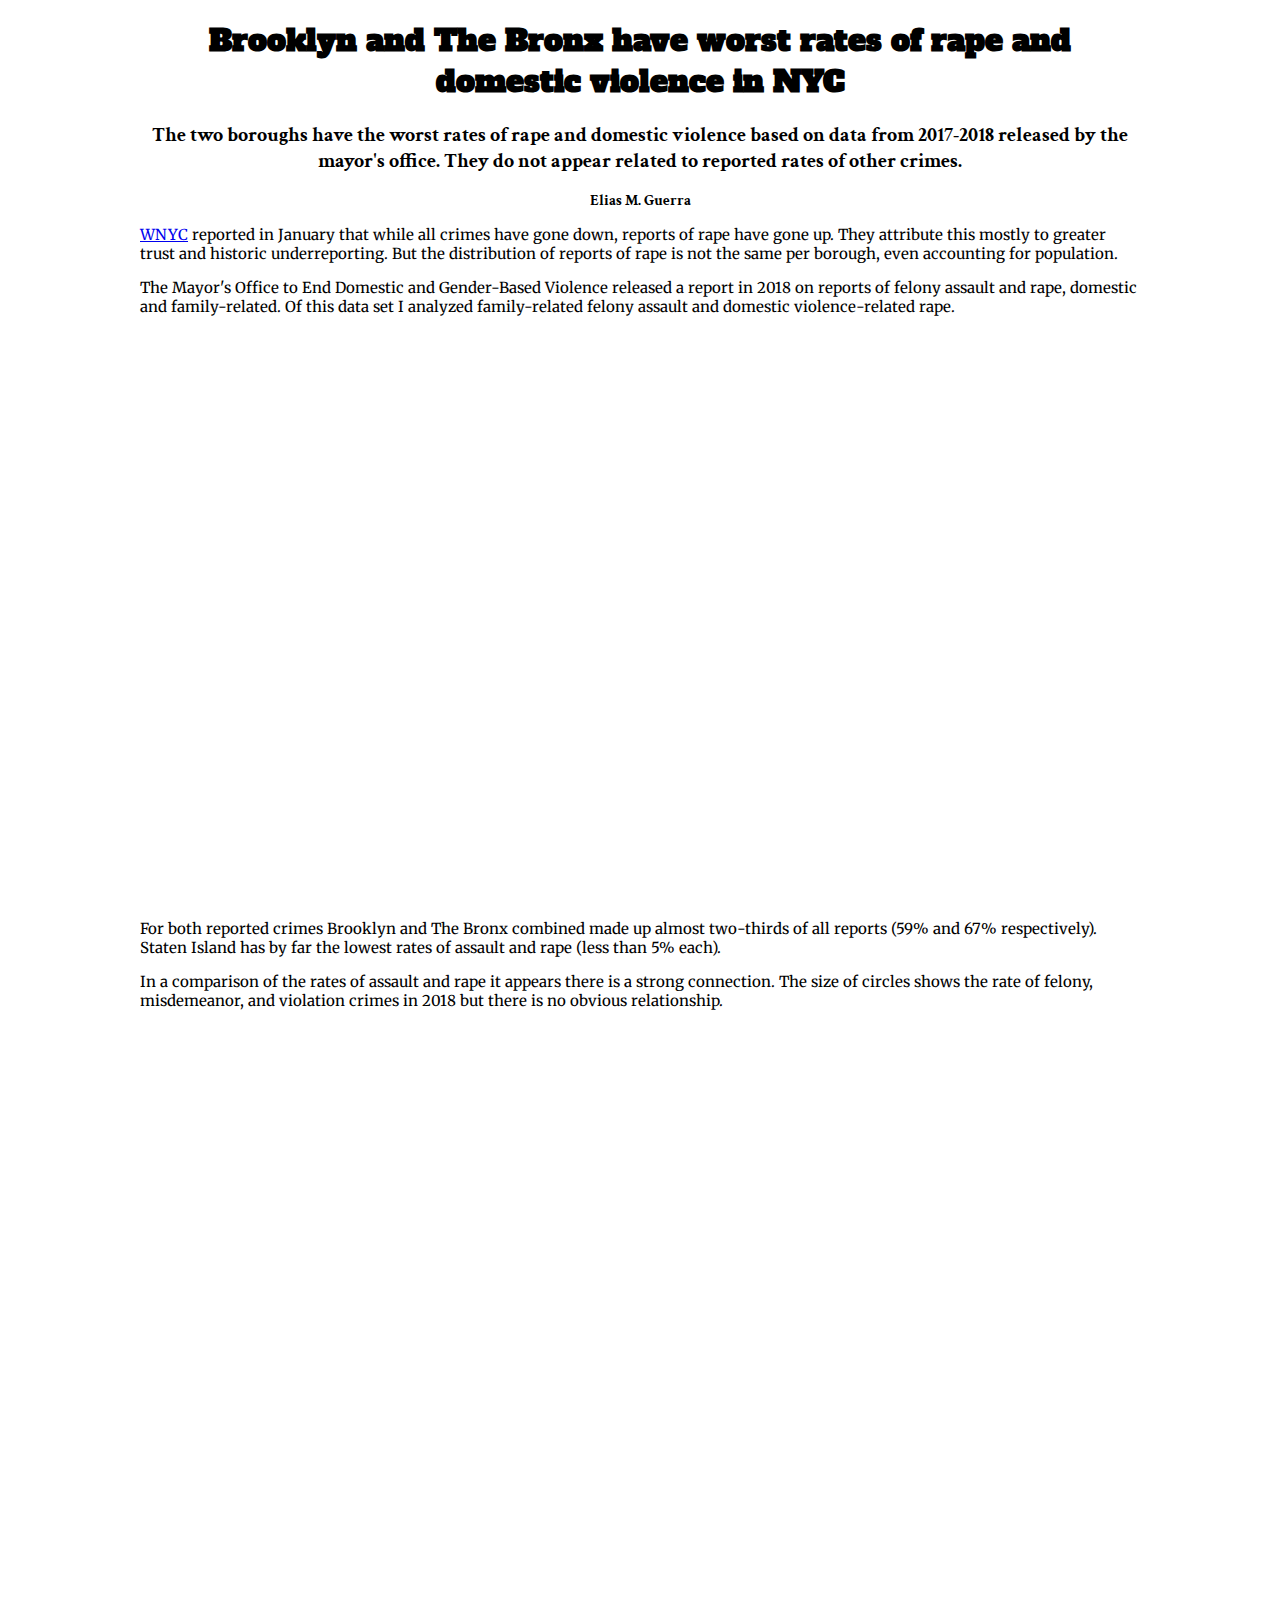
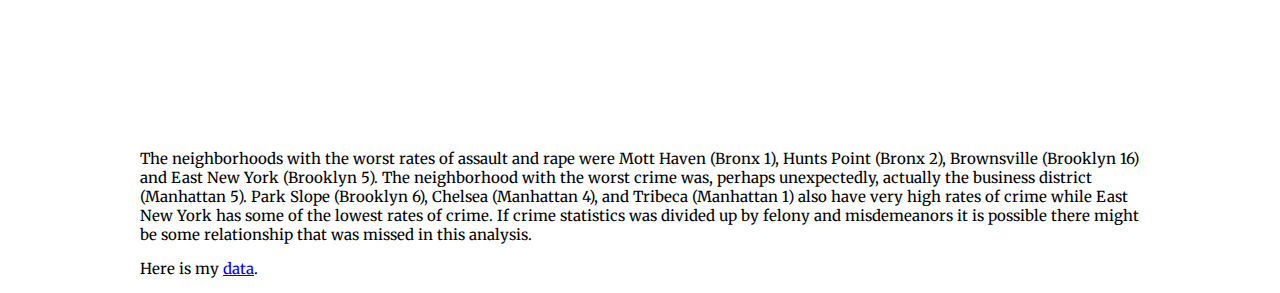
<file: domestic-violence/index.html>
<!doctype html>
<html>
	<head>
		<title>Brooklyn and The Bronx have the worst rates of rape and domestic violence</title>
		<meta name="viewport" content="width=device-width, initial-scale=1, shrink-to-fit=no">
		<link rel="stylesheet" type="text/css" href="css/main.css">
		<link href="https://fonts.googleapis.com/css?family=Alfa+Slab+One&display=swap" rel="stylesheet">
		<link href="https://fonts.googleapis.com/css?family=Crimson+Text&display=swap" rel="stylesheet">
		<link href="https://fonts.googleapis.com/css?family=Merriweather&display=swap" rel="stylesheet">

	</head>

	<body>


		<!-- START CONTENT HERE -->

		<!-- put h1 and h2 in a div to make closer together -->
		<h1>Brooklyn and The Bronx have worst rates of rape and domestic violence in NYC</h1>
		<h2>The two boroughs have the worst rates of rape and domestic violence based on data from 2017-2018 released by the mayor's office. They do not appear related to reported rates of other crimes.</h2>
		<h3>Elias M. Guerra</h3>

		<p> <a href="https://www.wnyc.org/story/crime-down-nyc-rape-glaring-exception/">WNYC</a> reported in January that while all crimes have gone down, reports of rape have gone up. They attribute this mostly to greater trust and historic underreporting. But the distribution of reports of rape is not the same per borough, even accounting for population.</p>

		<p>The Mayor's Office to End Domestic and Gender-Based Violence released a report in 2018 on reports of felony assault and rape, domestic and family-related. Of this data set I analyzed family-related felony assault and domestic violence-related rape. </p>

		<div class="mychart">
			<iframe title="Felony assault and rape by borough in New York City in 2017-2018" aria-label="Stacked Column Chart" id="datawrapper-chart-XPe6c" src="https://datawrapper.dwcdn.net/XPe6c/3/" scrolling="no" frameborder="0" style="width: 0; min-width: 100% !important; border: none;" height="469"></iframe><script type="text/javascript">!function(){"use strict";window.addEventListener("message",function(a){if(void 0!==a.data["datawrapper-height"])for(var e in a.data["datawrapper-height"]){var t=document.getElementById("datawrapper-chart-"+e)||document.querySelector("iframe[src*='"+e+"']");t&&(t.style.height=a.data["datawrapper-height"][e]+"px")}})}();</script>
		</div>

		<p>For both reported crimes Brooklyn and The Bronx combined made up almost two-thirds of all reports (59% and 67% respectively). Staten Island has by far the lowest rates of assault and rape (less than 5% each). </p>

		<p>In a comparison of the rates of assault and rape it appears there is a strong connection. The size of circles shows the rate of felony, misdemeanor, and violation crimes in 2018 but there is no obvious relationship. </p>

		<div class="mychart">
			<iframe title="Felony assault compared to rape in New York City 2017-2018" aria-label="Scatter Plot" id="datawrapper-chart-cDgyi" src="https://datawrapper.dwcdn.net/cDgyi/2/" scrolling="no" frameborder="0" style="width: 0; min-width: 100% !important; border: none;" height="605"></iframe><script type="text/javascript">!function(){"use strict";window.addEventListener("message",function(a){if(void 0!==a.data["datawrapper-height"])for(var e in a.data["datawrapper-height"]){var t=document.getElementById("datawrapper-chart-"+e)||document.querySelector("iframe[src*='"+e+"']");t&&(t.style.height=a.data["datawrapper-height"][e]+"px")}})}();</script>
		</div>

		<p> The neighborhoods with the worst rates of assault and rape were Mott Haven (Bronx 1), Hunts Point (Bronx 2), Brownsville (Brooklyn 16) and East New York (Brooklyn 5). The neighborhood with the worst crime was, perhaps unexpectedly, actually the business district (Manhattan 5). Park Slope (Brooklyn 6), Chelsea (Manhattan 4), and Tribeca (Manhattan 1) also have very high rates of crime while East New York has some of the lowest rates of crime. If crime statistics was divided up by felony and misdemeanors it is possible there might be some relationship that was missed in this analysis. </p>

		<p>Here is my <a href="https://docs.google.com/spreadsheets/d/19XTdx1jlh4-fCn5w0sOjyAh0T5GwQcxgFMGGQ0E6yXs/edit?usp=sharing">data</a>.</p>

	</body>


</html>
</file>
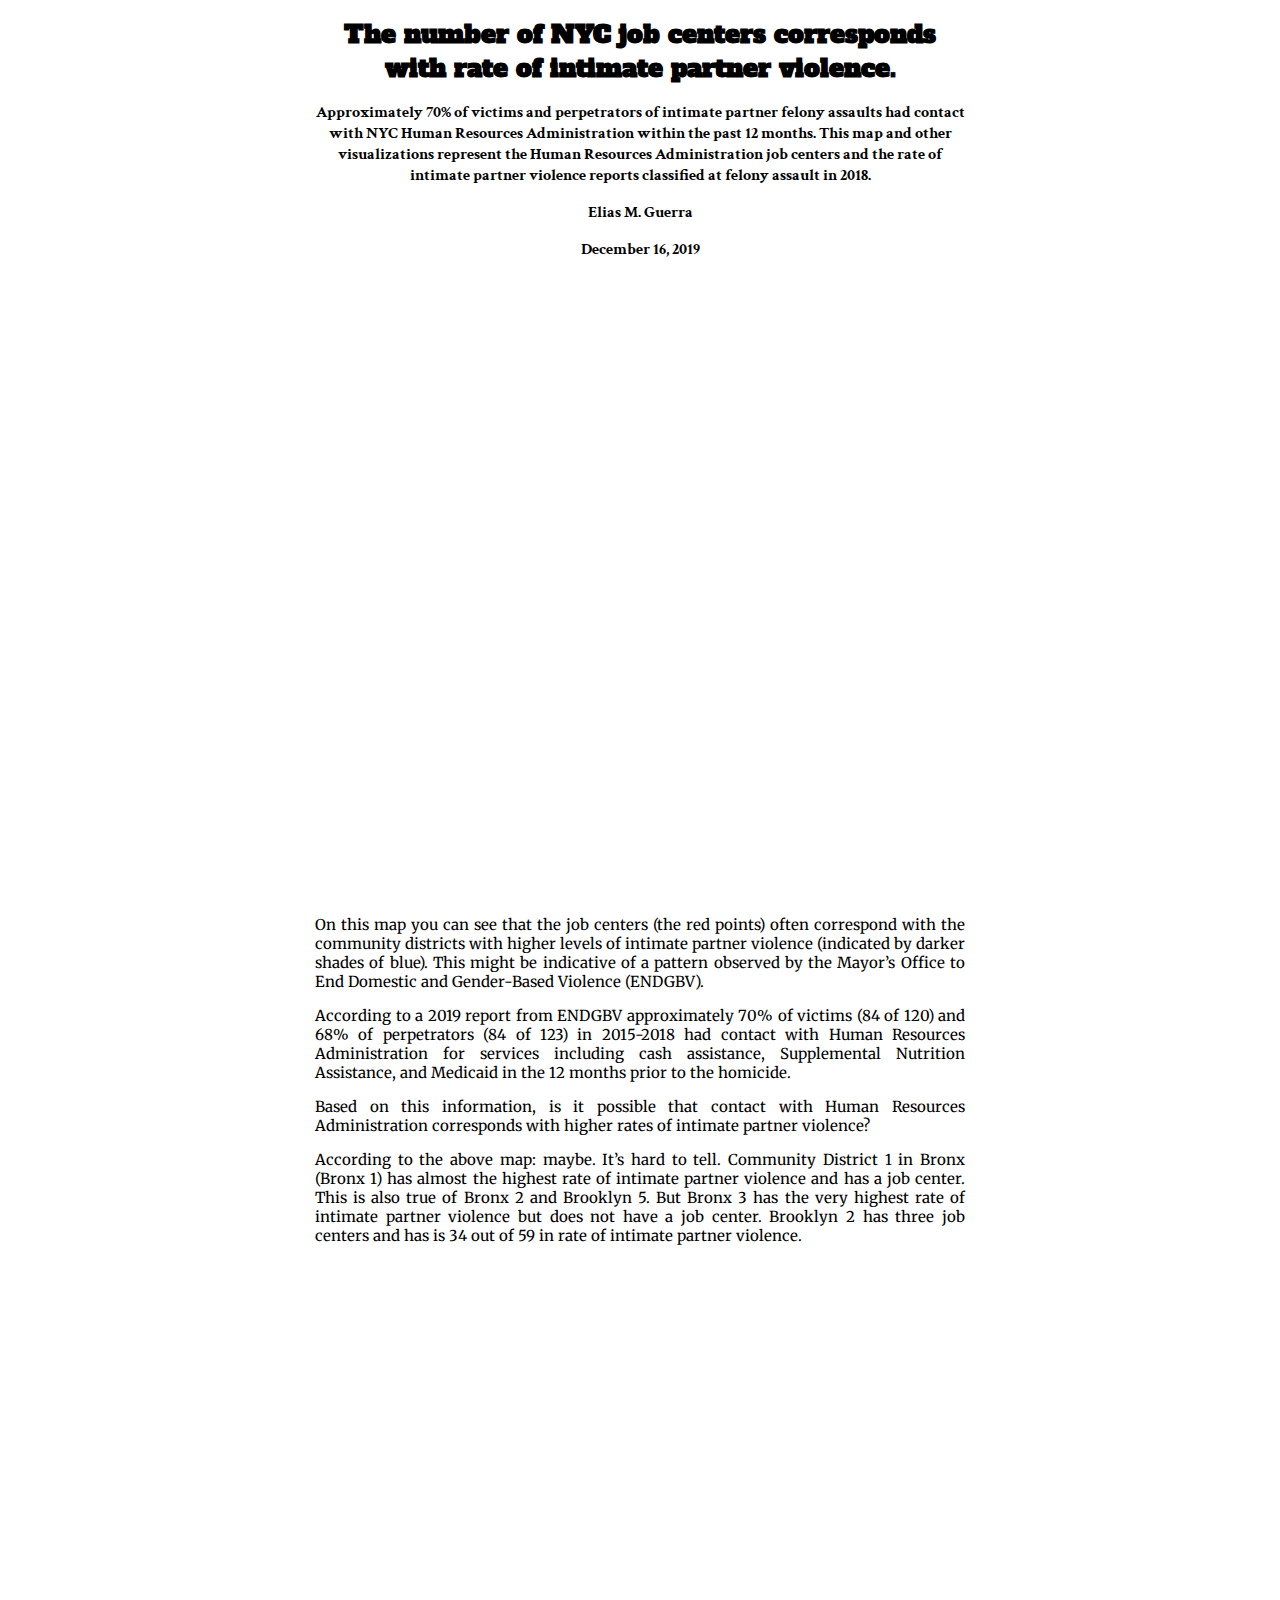
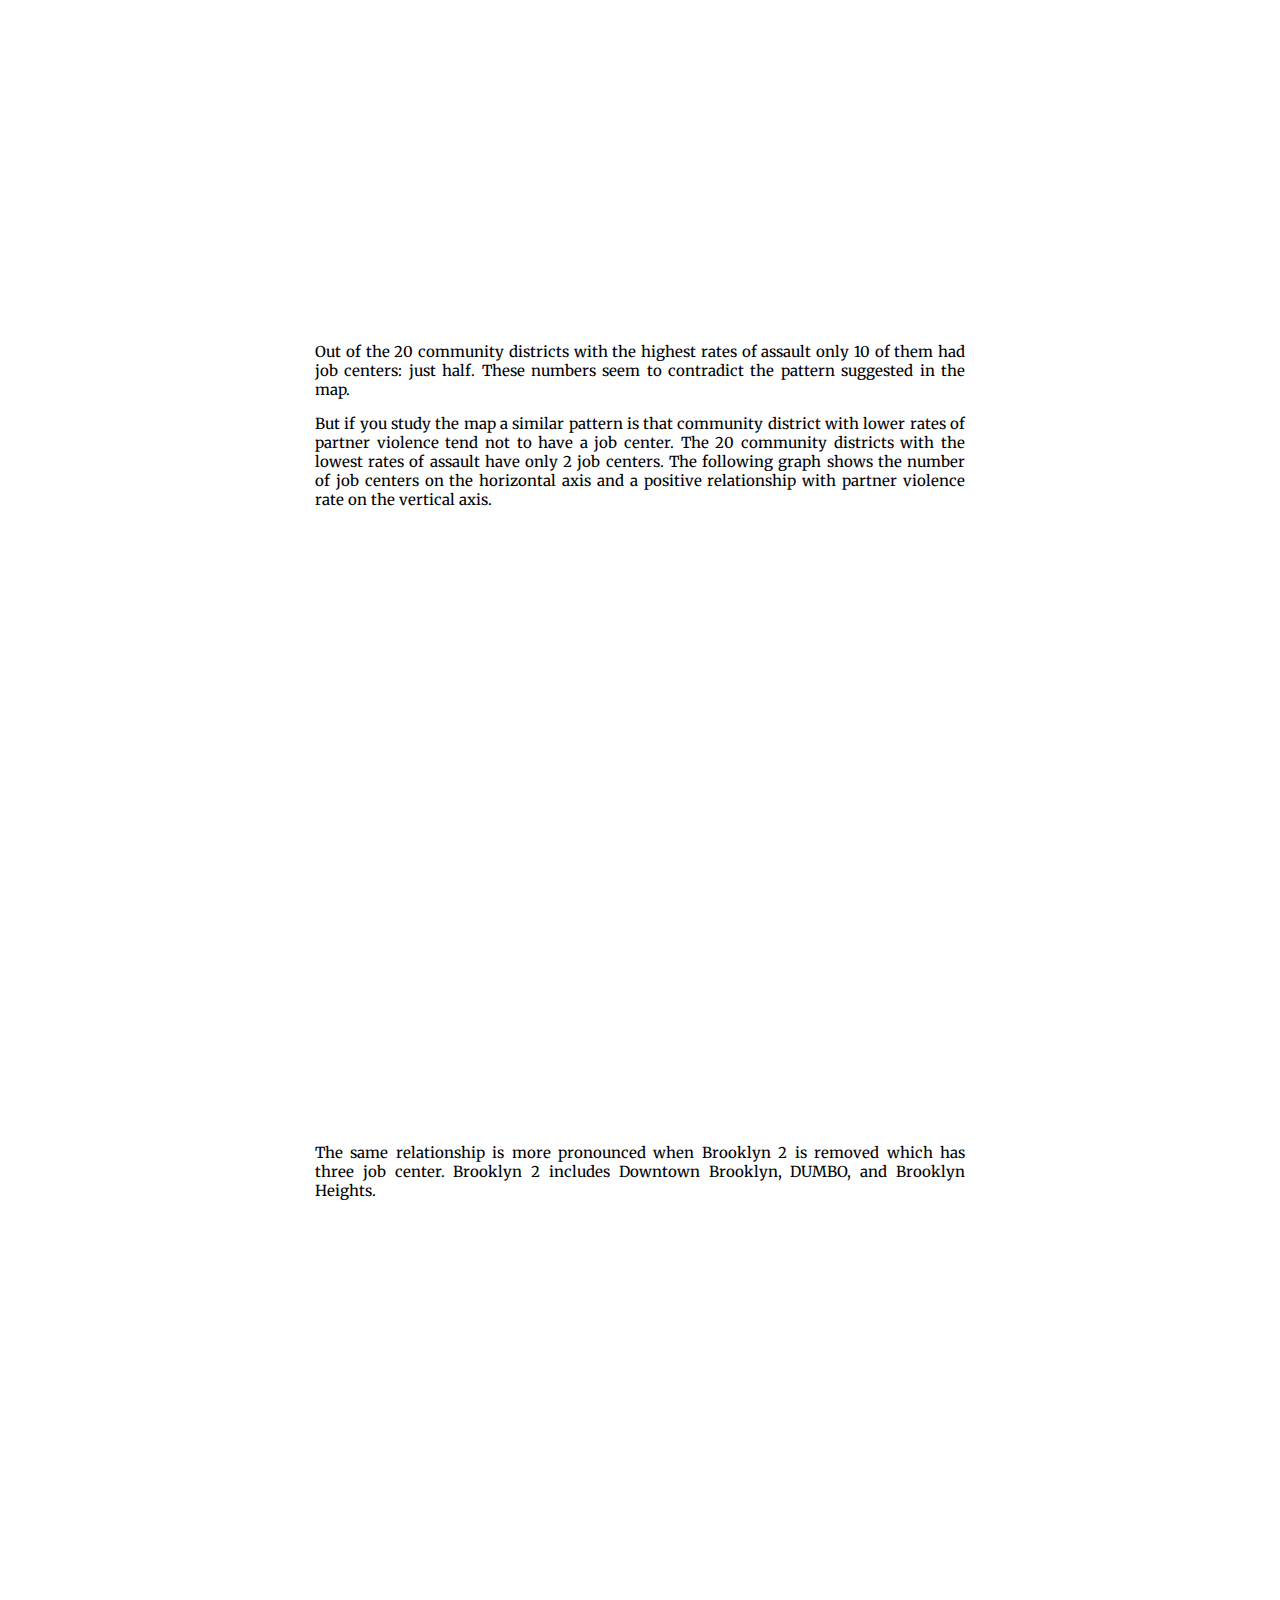
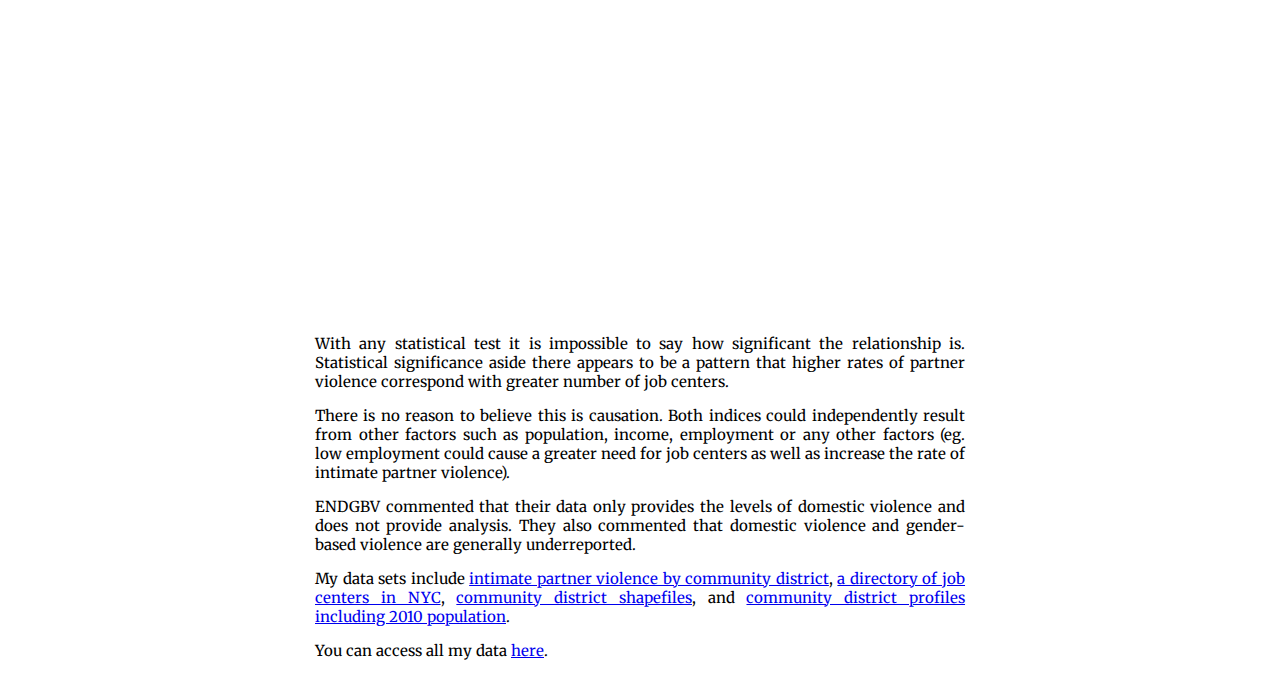
<file: domesticviolence-ipv/index.html>
<!doctype html>
<html>
	<head>
		<title>Brooklyn and The Bronx have the worst rates of rape and domestic violence</title>
		<meta name="viewport" content="width=device-width, initial-scale=1, shrink-to-fit=no">
		<link rel="stylesheet" type="text/css" href="css/main.css">
		<link href="https://fonts.googleapis.com/css?family=Alfa+Slab+One&display=swap" rel="stylesheet">
		<link href="https://fonts.googleapis.com/css?family=Crimson+Text&display=swap" rel="stylesheet">
		<link href="https://fonts.googleapis.com/css?family=Merriweather&display=swap" rel="stylesheet">

	</head>

	<body>

		<!-- START CONTENT HERE -->

		<!-- put h1 and h2 in a div to make closer together -->
		<h1>The number of NYC job centers corresponds with rate of intimate partner violence.</h1>
		<h2>Approximately 70% of victims and perpetrators of intimate partner felony assaults had contact with NYC Human Resources Administration within the past 12 months. This map and other visualizations represent the Human Resources Administration job centers and the rate of intimate partner violence reports classified at felony assault in 2018.</h2>
		<h3>Elias M. Guerra</h3>
		<h3>December 16, 2019</h3>

		<div class="mychart">
			<iframe width="100%" height="520" frameborder="0" src="https://eliastortillas.carto.com/builder/e51e010d-5e4c-46dd-9618-e71c891be7d9/embed" allowfullscreen webkitallowfullscreen mozallowfullscreen oallowfullscreen msallowfullscreen></iframe>
		</div>

		<p> On this map you can see that the job centers (the red points) often correspond with the community districts with higher levels of intimate partner violence (indicated by darker shades of blue). This might be indicative of a pattern observed by the Mayor’s Office to End Domestic and Gender-Based Violence (ENDGBV).</p>

		<p> According to a 2019 report from ENDGBV approximately 70% of victims (84 of 120) and 68% of perpetrators (84 of 123) in 2015-2018 had contact with Human Resources Administration for services including cash assistance, Supplemental Nutrition Assistance, and Medicaid in the 12 months prior to the homicide. </p>

		<p>Based on this information, is it possible that contact with Human Resources Administration corresponds with higher rates of intimate partner violence?</p>

		<p>According to the above map: maybe. It’s hard to tell. Community District 1 in Bronx (Bronx 1) has almost the highest rate of intimate partner violence and has a job center. This is also true of Bronx 2 and Brooklyn 5. But Bronx 3 has the very highest rate of intimate partner violence but does not have a job center. Brooklyn 2 has three job centers and has is 34 out of 59 in rate of intimate partner violence. </p>

		<div class="mychart">
			<iframe title="Intimate partner felony assault rate and number of job centers by community district" aria-label="Table" id="datawrapper-chart-IaClv" src="https://datawrapper.dwcdn.net/IaClv/1/" scrolling="no" frameborder="0" style="width: 0; min-width: 100% !important; border: none;" height="563"></iframe><script type="text/javascript">!function(){"use strict";window.addEventListener("message",function(a){if(void 0!==a.data["datawrapper-height"])for(var e in a.data["datawrapper-height"]){var t=document.getElementById("datawrapper-chart-"+e)||document.querySelector("iframe[src*='"+e+"']");t&&(t.style.height=a.data["datawrapper-height"][e]+"px")}})}();</script>
		</div>

		<p> Out of the 20 community districts with the highest rates of assault only 10 of them had job centers: just half. These numbers seem to contradict the pattern suggested in the map. </p>

		<p>But if you study the map a similar pattern is that community district with lower rates of partner violence tend not to have a job center. The 20 community districts with the lowest rates of assault have only 2 job centers. The following graph shows the number of job centers on the horizontal axis and a positive relationship with partner violence rate on the vertical axis. </p>

		<div class="mychart">
			<iframe title="Do more job centers predict higher rate of intimate partner violence?" aria-label="Scatter Plot" id="datawrapper-chart-hE7Vu" src="https://datawrapper.dwcdn.net/hE7Vu/1/" scrolling="no" frameborder="0" style="width: 0; min-width: 100% !important; border: none;" height="500"></iframe><script type="text/javascript">!function(){"use strict";window.addEventListener("message",function(a){if(void 0!==a.data["datawrapper-height"])for(var e in a.data["datawrapper-height"]){var t=document.getElementById("datawrapper-chart-"+e)||document.querySelector("iframe[src*='"+e+"']");t&&(t.style.height=a.data["datawrapper-height"][e]+"px")}})}();</script>
		</div>

		<p>The same relationship is more pronounced when Brooklyn 2 is removed which has three job center. Brooklyn 2 includes Downtown Brooklyn, DUMBO, and Brooklyn Heights. </p>

		<div class="mychart_skinny">
			<iframe title="" aria-label="Scatter Plot" id="datawrapper-chart-huYWq" src="https://datawrapper.dwcdn.net/huYWq/5/" scrolling="no" frameborder="0" style="width: 0; min-width: 100% !important; border: none;" height="600"></iframe><script type="text/javascript">!function(){"use strict";window.addEventListener("message",function(a){if(void 0!==a.data["datawrapper-height"])for(var e in a.data["datawrapper-height"]){var t=document.getElementById("datawrapper-chart-"+e)||document.querySelector("iframe[src*='"+e+"']");t&&(t.style.height=a.data["datawrapper-height"][e]+"px")}})}();</script>
		</div>

		<p>With any statistical test it is impossible to say how significant the relationship is. Statistical significance aside there appears to be a pattern that higher rates of partner violence correspond with greater number of job centers.</p>

		<p>There is no reason to believe this is causation. Both indices could independently result from other factors such as population, income, employment or any other factors (eg. low employment could cause a greater need for job centers as well as increase the rate of intimate partner violence). </p>

		<p>ENDGBV commented that their data only provides the levels of domestic violence and does not provide analysis. They also commented that domestic violence and gender-based violence are generally underreported. </p>

		<p>My data sets include <a href="https://data.cityofnewyork.us/Public-Safety/Intimate-Partner-Violence-Related-Snapshots-New-Yo/qiwj-eg47"> intimate partner violence by community district</a>, <a href="https://data.cityofnewyork.us/Business/Directory-Of-Job-Centers/9d9t-bmk7"> a directory of job centers in NYC</a>, <a href="https://data.cityofnewyork.us/City-Government/Community-Districts/yfnk-k7r4"> community district shapefiles</a>, and <a href="https://communityprofiles.planning.nyc.gov/bronx/1"> community district profiles including 2010 population</a>.</p>

		<p>You can access all my data <a href="https://docs.google.com/spreadsheets/d/1PZDUfepKjQMwP_XHE_WQLYzoF3Fl2gQ6DYNiURRHUzg/edit?usp=sharing"> here</a>.</p> 

	</body>


</html>
</file>
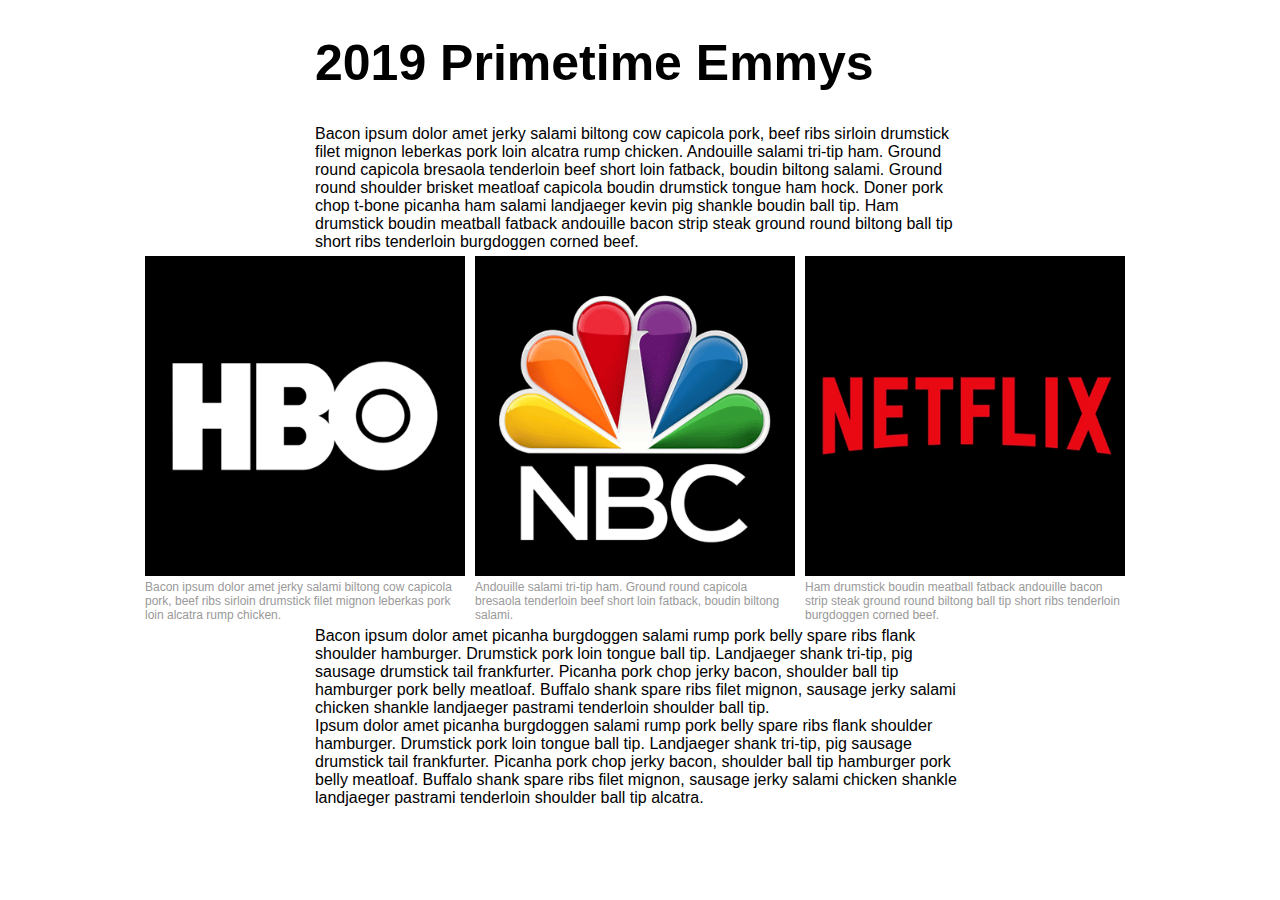
<file: emmys/index.html>
<!doctype html>
<html>
	<head>
		<title>2019 Primetime Emmys</title>
		<meta name="viewport" content="width=device-width, initial-scale=1, shrink-to-fit=no">
		<link rel="stylesheet" type="text/css" href="css/main.css">

	</head>

	<body>



		<!-- START CONTENT HERE -->
		<h1>2019 Primetime Emmys</h1>

		<p>Bacon ipsum dolor amet jerky salami biltong cow capicola pork, beef ribs sirloin drumstick filet mignon leberkas pork loin alcatra rump chicken. Andouille salami tri-tip ham. Ground round capicola bresaola tenderloin beef short loin fatback, boudin biltong salami. Ground round shoulder brisket meatloaf capicola boudin drumstick tongue ham hock. Doner pork chop t-bone picanha ham salami landjaeger kevin pig shankle boudin ball tip. Ham drumstick boudin meatball fatback andouille bacon strip steak ground round biltong ball tip short ribs tenderloin burgdoggen corned beef.</p>

<div class="logo">
		<img src="images/logo-hbo.gif" width = "100%"/>
		<p class="caption"> Bacon ipsum dolor amet jerky salami biltong cow capicola pork, beef ribs sirloin drumstick filet mignon leberkas pork loin alcatra rump chicken. </p>
</div>

<div class="logo">
		<img src="images/logo-nbc.gif" width = "100%"/>
		<p class="caption"> Andouille salami tri-tip ham. Ground round capicola bresaola tenderloin beef short loin fatback, boudin biltong salami. </p>
</div>

<div class="logo">
		<img src="images/logo-netflix.gif" width = "100%"/>
		<p class="caption"> Ham drumstick boudin meatball fatback andouille bacon strip steak ground round biltong ball tip short ribs tenderloin burgdoggen corned beef. </p>
</div>

		<p> Bacon ipsum dolor amet picanha burgdoggen salami rump pork belly spare ribs flank shoulder hamburger. Drumstick pork loin tongue ball tip. Landjaeger shank tri-tip, pig sausage drumstick tail frankfurter. Picanha pork chop jerky bacon, shoulder ball tip hamburger pork belly meatloaf. Buffalo shank spare ribs filet mignon, sausage jerky salami chicken shankle landjaeger pastrami tenderloin shoulder ball tip.</p>

		<p> Ipsum dolor amet picanha burgdoggen salami rump pork belly spare ribs flank shoulder hamburger. Drumstick pork loin tongue ball tip. Landjaeger shank tri-tip, pig sausage drumstick tail frankfurter. Picanha pork chop jerky bacon, shoulder ball tip hamburger pork belly meatloaf. Buffalo shank spare ribs filet mignon, sausage jerky salami chicken shankle landjaeger pastrami tenderloin shoulder ball tip alcatra.</p>

	</body>


</html>
</file>
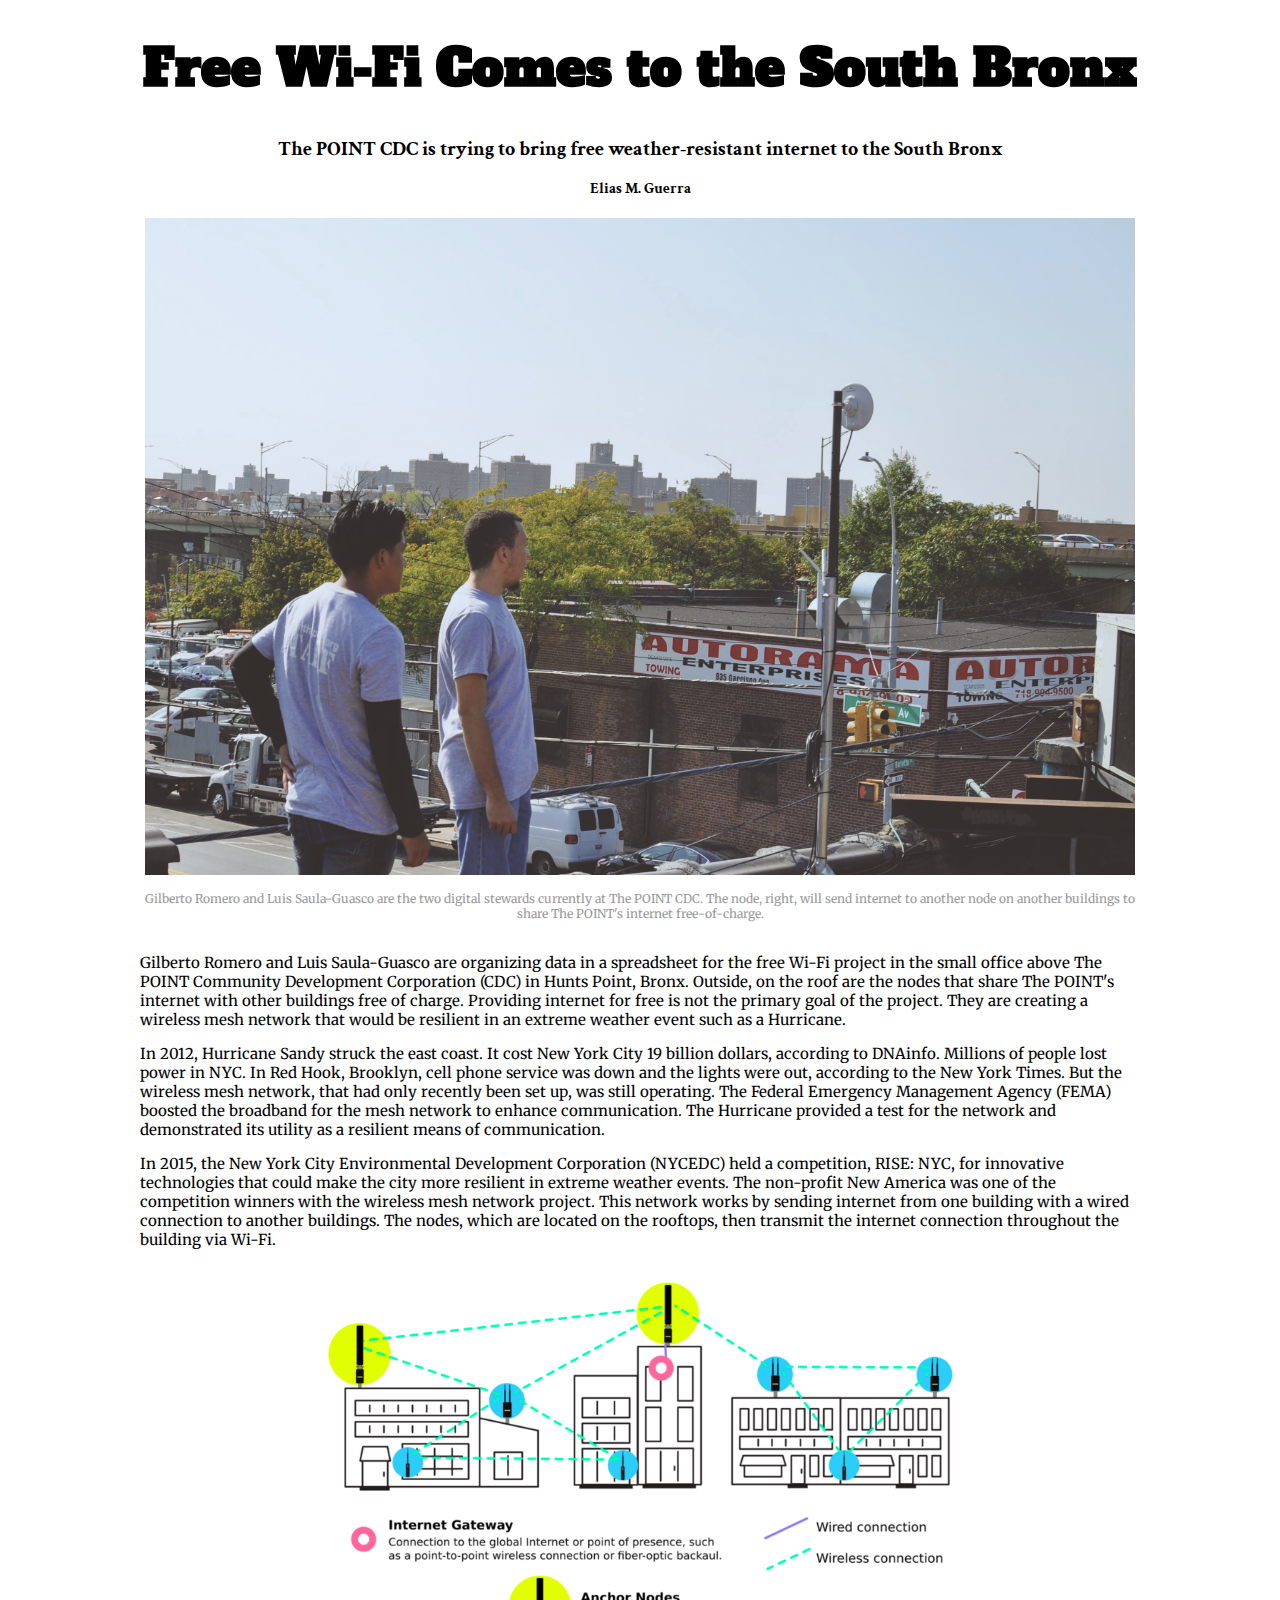
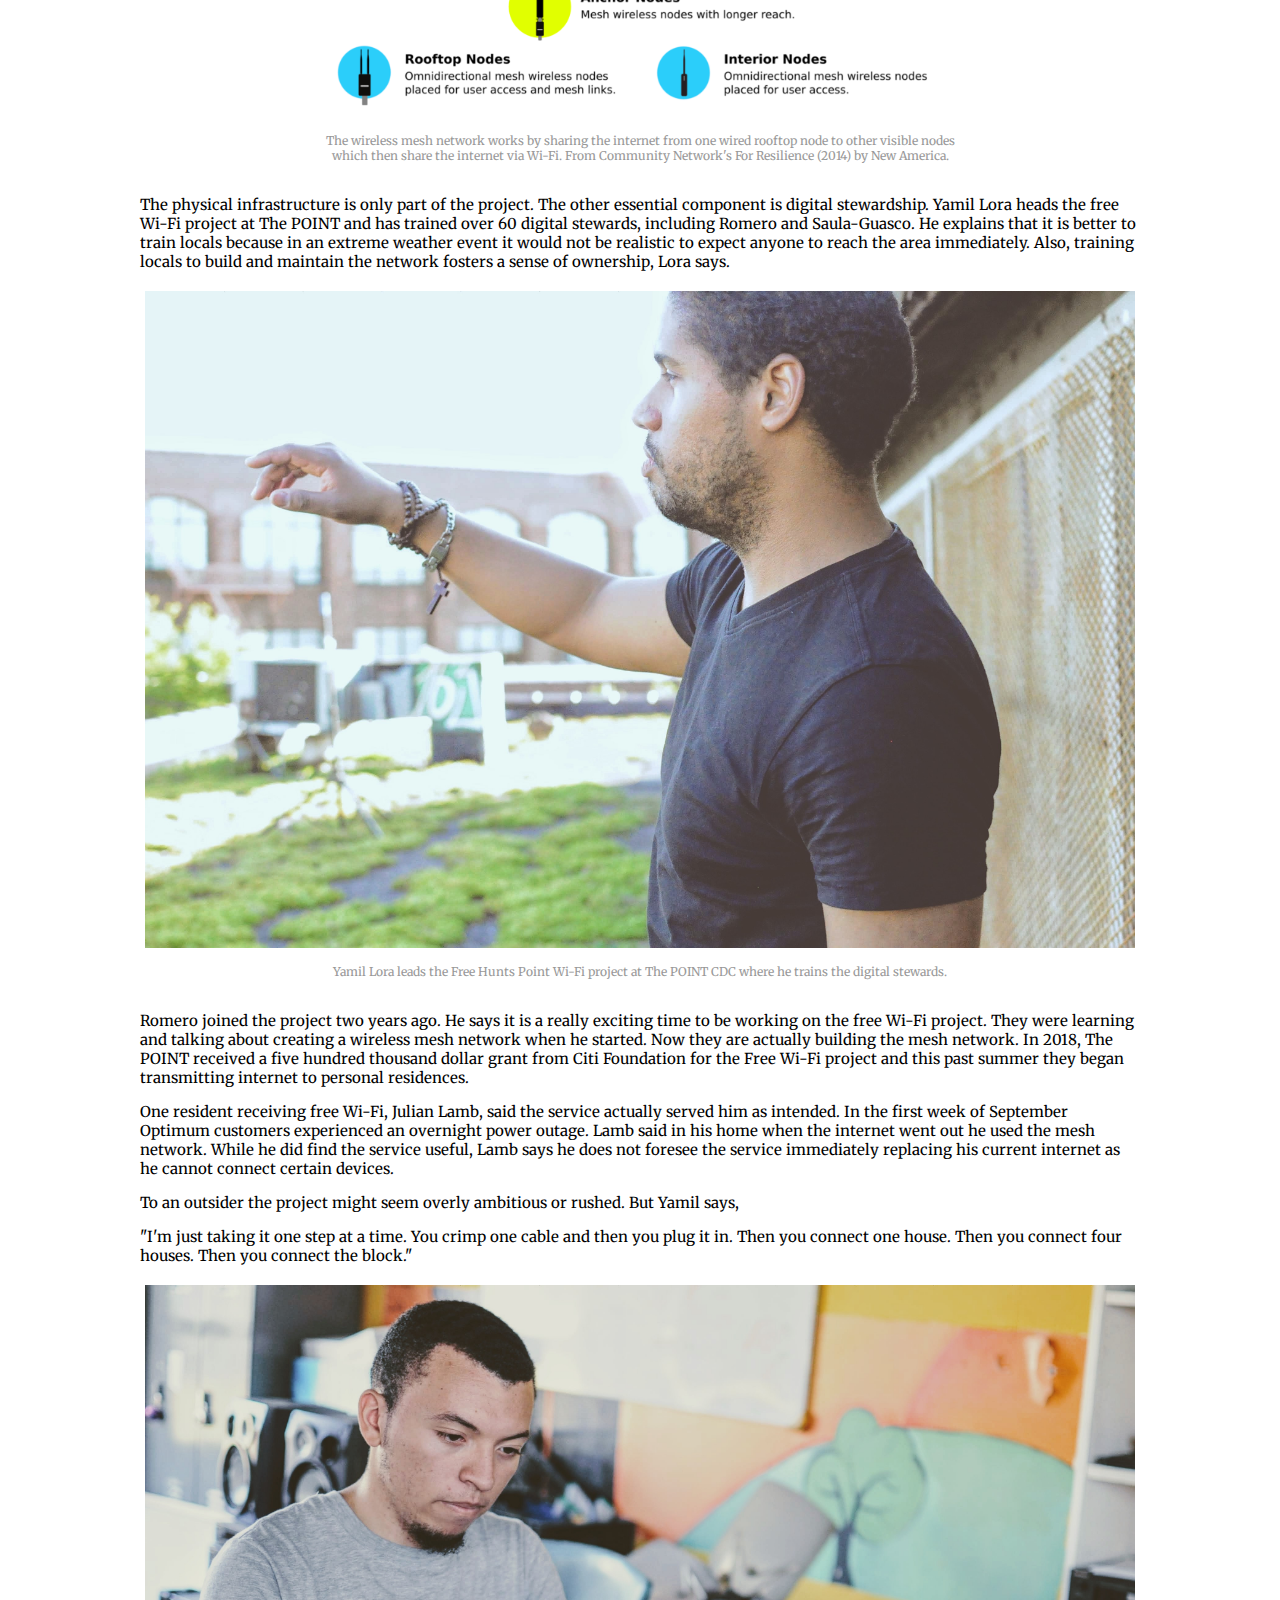
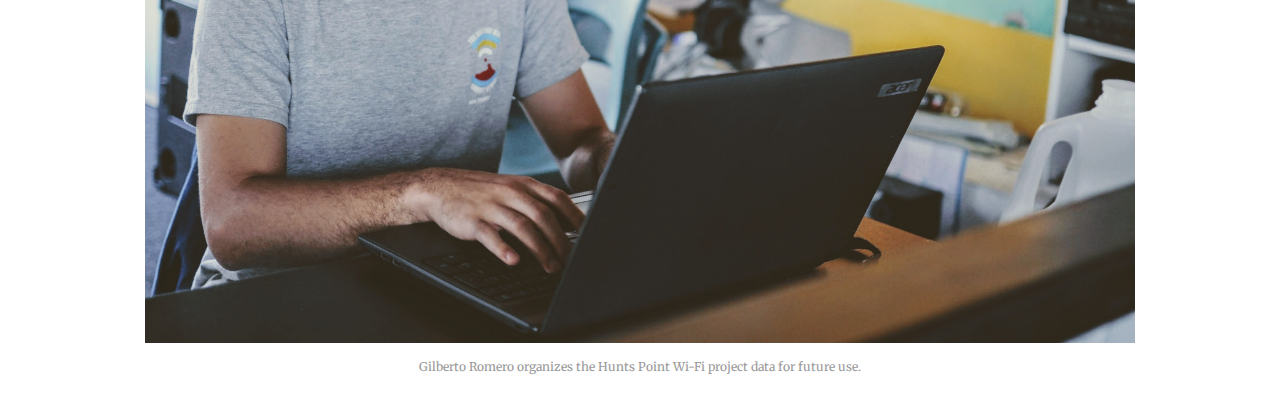
<file: Guerra_wifi/index.html>
<!doctype html>
<html>
	<head>
		<title>Free Wi-Fi Comes to the South Bronx</title>
		<meta name="viewport" content="width=device-width, initial-scale=1, shrink-to-fit=no">
		<link rel="stylesheet" type="text/css" href="css/main.css">
		<link href="https://fonts.googleapis.com/css?family=Alfa+Slab+One&display=swap" rel="stylesheet">
		<link href="https://fonts.googleapis.com/css?family=Crimson+Text&display=swap" rel="stylesheet">
		<link href="https://fonts.googleapis.com/css?family=Merriweather&display=swap" rel="stylesheet">

	</head>

	<body>



		<!-- START CONTENT HERE -->

		<!-- put h1 and h2 in a div to make closer together -->
		<h1>Free Wi-Fi Comes to the South Bronx</h1>
		<h2>The POINT CDC is trying to bring free weather-resistant internet to the South Bronx</h2>
		<h3>Elias M. Guerra</h3>

		<div class="logo">
				<img src="images/romero_guasco.jpg" width = "100%"/>
				<p class="caption"> Gilberto Romero and Luis Saula-Guasco are the two digital stewards currently at The POINT CDC. The node, right, will send internet to another node on another buildings to share The POINT's internet free-of-charge. </p>
		</div>

		<p>Gilberto Romero and Luis Saula-Guasco are organizing data in a spreadsheet for the free Wi-Fi project in the small office above The POINT Community Development Corporation (CDC) in Hunts Point, Bronx. Outside, on the roof are the nodes that share The POINT's internet with other buildings free of charge. Providing internet for free is not the primary goal of the project. They are creating a wireless mesh network that would be resilient in an extreme weather event such as a Hurricane. </p>

		<p>In 2012, Hurricane Sandy struck the east coast. It cost New York City 19 billion dollars, according to DNAinfo. Millions of people lost power in NYC. In Red Hook, Brooklyn, cell phone service was down and the lights were out, according to the New York Times. But the wireless mesh network, that had only recently been set up, was still operating. The Federal Emergency Management Agency (FEMA) boosted the broadband for the mesh network to enhance communication. The Hurricane provided a test for the network and demonstrated its utility as a resilient means of communication. </p>

		<p> In 2015, the New York City Environmental Development Corporation (NYCEDC) held a competition, RISE: NYC, for innovative technologies that could make the city more resilient in extreme weather events. The non-profit New America was one of the competition winners with the wireless mesh network project. This network works by sending internet from one building with a wired connection to another buildings. The nodes, which are located on the rooftops, then transmit the internet connection throughout the building via Wi-Fi. </p>

		<div class="logo">
				<img src="images/diagram.jpg" class="img-diagram"/>
				<p class="caption2"> The wireless mesh network works by sharing the internet from one wired rooftop node to other visible nodes which then share the internet via Wi-Fi. From Community Network's For Resilience (2014) by New America. </p>
		</div>

		<p>The physical infrastructure is only part of the project. The other essential component is digital stewardship. Yamil Lora heads the free Wi-Fi project at The POINT and has trained over 60 digital stewards, including Romero and Saula-Guasco. He explains that it is better to train locals because in an extreme weather event it would not be realistic to expect anyone to reach the area immediately. Also, training locals to build and maintain the network fosters a sense of ownership, Lora says. </p>

		<div class="logo">
				<img src="images/yamil_lora.jpg" width = "100%"/>
				<p class="caption"> Yamil Lora leads the Free Hunts Point Wi-Fi project at The POINT CDC where he trains the digital stewards. </p>
		</div>

		<p>Romero joined the project two years ago. He says it is a really exciting time to be working on the free Wi-Fi project. They were learning and talking about creating a wireless mesh network when he started. Now they are actually building the mesh network. In 2018, The POINT received a five hundred thousand dollar grant from Citi Foundation for the Free Wi-Fi project and this past summer they began transmitting internet to personal residences. </p>

		<p>One resident receiving free Wi-Fi, Julian Lamb, said the service actually served him as intended. In the first week of September Optimum customers experienced an overnight power outage. Lamb said in his home when the internet went out he used the mesh network. While he did find the service useful, Lamb says he does not foresee the service immediately replacing his current internet as he cannot connect certain devices.</p>

		<p>To an outsider the project might seem overly ambitious or rushed. But Yamil says,</p>

 		<p>"I'm just taking it one step at a time. You crimp one cable and then you plug it in. Then you connect one house. Then you connect four houses. Then you connect the block."</p>

		<div class="logo">
				<img src="images/romero.jpg" width = "100%"/>
				<p class="caption"> Gilberto Romero organizes the Hunts Point Wi-Fi project data for future use. </p>
		</div>



	</body>


</html>
</file>
<file: domestic-violence/css/main.css>
body {
  font-family: 'Arial', sans-serif;
  margin-left: auto;
  margin-right: auto;
  max-width: 1000px
}

h1 {
  font-family: 'Alfa Slab One', cursive;
  font-size: 30px;
  margin-left: auto;
  margin-right: auto;
  text-align: center;
}

h2 {
  font-family: 'Crimson Text', serif;
  font-size: 20px;
  margin-left: auto;
  margin-right: auto;
  text-align: center;
}

h3 {
  font-family: 'Crimson Text', serif;
  font-size: 15px;
  max-width: 650px;
  margin-left: auto;
  margin-right: auto;
  text-align: center;
}

p {
  font-family: 'Merriweather', serif;
  font-size: 15px;
  max-width: 650px
  text-align: justify;
  margin-left: auto;
  margin-right: auto;
}

.mychart {
  margin-left: auto;
  margin-right: auto;
  max-width: 650px;
  border: 50px solid white;
}
</file>
<file: domesticviolence-ipv/css/main.css>
body {
  font-family: 'Arial', sans-serif;
  margin-left: auto;
  margin-right: auto;
  max-width: 1000px
}

h1 {
  font-family: 'Alfa Slab One', cursive;
  font-size: 25px;
  margin-left: auto;
  margin-right: auto;
  text-align: center;
  max-width: 650px;
}

h2 {
  font-family: 'Crimson Text', serif;
  font-size: 16px;
  margin-left: auto;
  margin-right: auto;
  text-align: center;
  max-width: 650px;
}

h3 {
  font-family: 'Crimson Text', serif;
  font-size: 16px;
  max-width: 650px;
  margin-left: auto;
  margin-right: auto;
  text-align: center;
}

p {
  font-family: 'Merriweather', serif;
  font-size: 15px;
  max-width: 650px;
  text-align: justify;
  margin-left: auto;
  margin-right: auto;
}

.mychart {
  margin-left: auto;
  margin-right: auto;
  max-width: 600px;
  border: 50px solid white;
}

.mychart_skinny {
  margin-left: auto;
  margin-right: auto;
  max-width: 300px;
  border: 50px solid white;
}

.mychart_google {
  margin-left: auto;
  margin-right: auto;
  max-width: 800px;
  border: 20px solid white;
}
</file>
<file: emmys/css/main.css>
body {
  font-family: 'Arial', sans-serif;
  max-width: 1000px;
  margin-left: auto;
  margin-right: auto;
}

h1 {
  font-size: 50px;
  max-width: 650px;
  margin-left: auto;
  margin-right: auto;
}

.caption {
  font-size: 12px;
  color: #999999
}

.logo {
  width: 33%;
  float: left;
  border: 5px solid white;
  box-sizing: border-box;

}

p {
  max-width: 650px;
  margin: auto;
}

@media (max-width: 500px) {
  
}
</file>
<file: Guerra_wifi/css/main.css>
body {
  font-family: 'Arial', sans-serif;
  margin-left: auto;
  margin-right: auto;
  max-width: 1000px
}

h1 {
  font-family: 'Alfa Slab One', cursive;
  font-size: 50px;
  margin-left: auto;
  margin-right: auto;
  text-align: center;
}

h2 {
  font-family: 'Crimson Text', serif;
  font-size: 20px;
  margin-left: auto;
  margin-right: auto;
  text-align: center;
}

h3 {
  font-family: 'Crimson Text', serif;
  font-size: 15px;
  max-width: 650px;
  margin-left: auto;
  margin-right: auto;
  text-align: center;
}

p {
  font-family: 'Merriweather', serif;
  font-size: 15px;
  max-width: 650px
  text-align: justify;
  margin-left: auto;
  margin-right: auto;
}

.img-diagram {
  margin: auto;
  width: 650px;
}

.logo {
  width: 100%;
  border: 5px solid white;
  box-sizing: border-box;
  text-align: center;
}

.caption {
  max-width: 100%;
  font-size: 12px;
  text-align: center;
  color: #999999
}

.caption2 {
  max-width: 650px;
  font-size: 12px;
  text-align: center;
  color: #999999
}



@media (max-width: 500px) {

}
</file>
